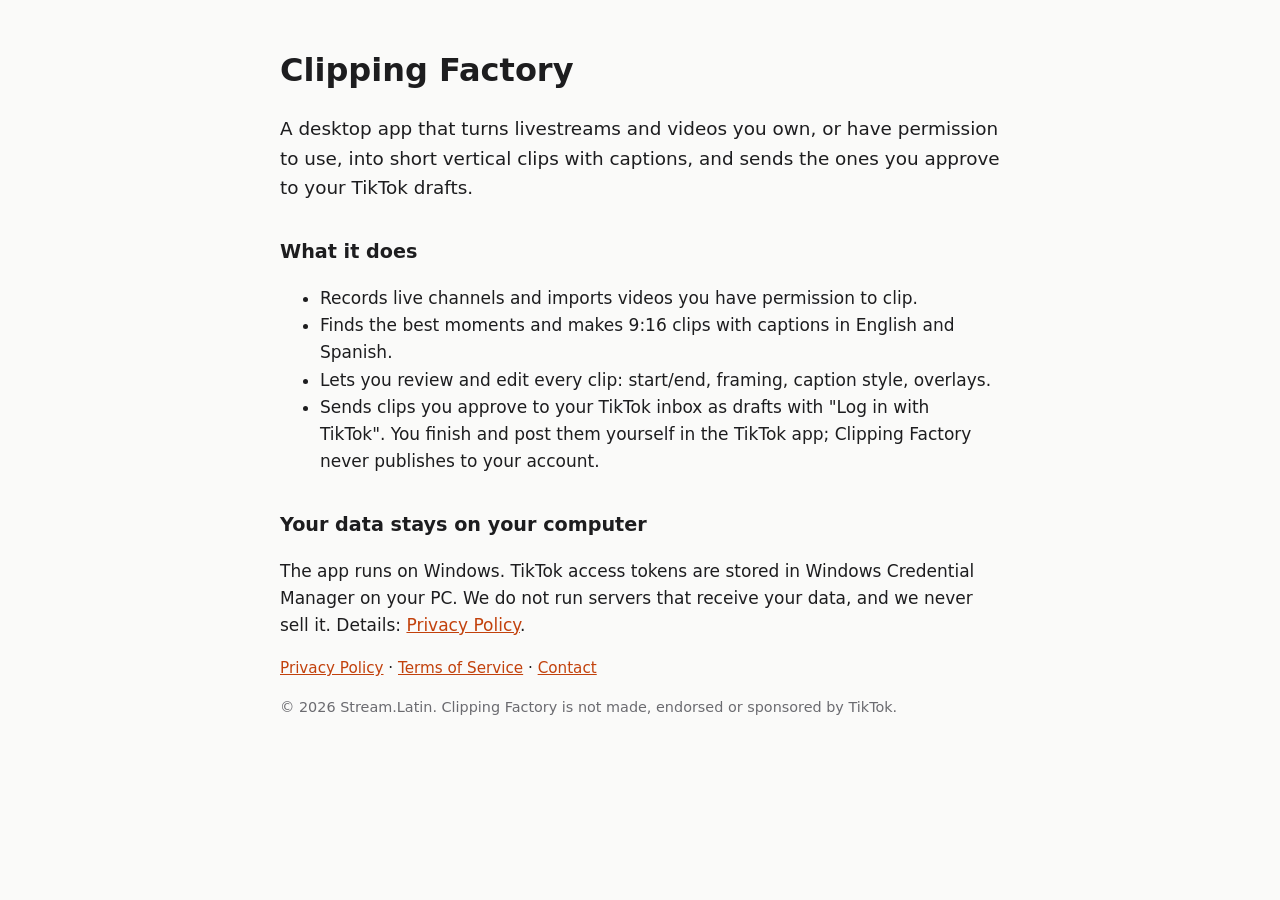
<file: index.html>
<!doctype html>
<html lang="en">
<head>
<meta charset="utf-8">
<meta name="viewport" content="width=device-width, initial-scale=1">
<title>Clipping Factory</title>
<!-- TikTok URL verification: paste the meta tag TikTok gives you on the next line (Manage URL properties). -->
<link rel="stylesheet" href="style.css">
</head>
<body>
<main>
<h1>Clipping Factory</h1>
<p class="lead">A desktop app that turns livestreams and videos you own, or have permission to use, into
short vertical clips with captions, and sends the ones you approve to your TikTok drafts.</p>

<h2>What it does</h2>
<ul>
<li>Records live channels and imports videos you have permission to clip.</li>
<li>Finds the best moments and makes 9:16 clips with captions in English and Spanish.</li>
<li>Lets you review and edit every clip: start/end, framing, caption style, overlays.</li>
<li>Sends clips you approve to your TikTok inbox as drafts with "Log in with TikTok". You finish and post
them yourself in the TikTok app; Clipping Factory never publishes to your account.</li>
</ul>

<h2>Your data stays on your computer</h2>
<p>The app runs on Windows. TikTok access tokens are stored in Windows Credential Manager on your PC. We do
not run servers that receive your data, and we never sell it. Details: <a href="privacy.html">Privacy
Policy</a>.</p>

<p class="nav"><a href="privacy.html">Privacy Policy</a> · <a href="terms.html">Terms of Service</a> ·
<a href="mailto:stream.latin26@gmail.com">Contact</a></p>
<p class="muted">© 2026 Stream.Latin. Clipping Factory is not made, endorsed or sponsored by TikTok.</p>
</main>
</body>
</html>
</file>
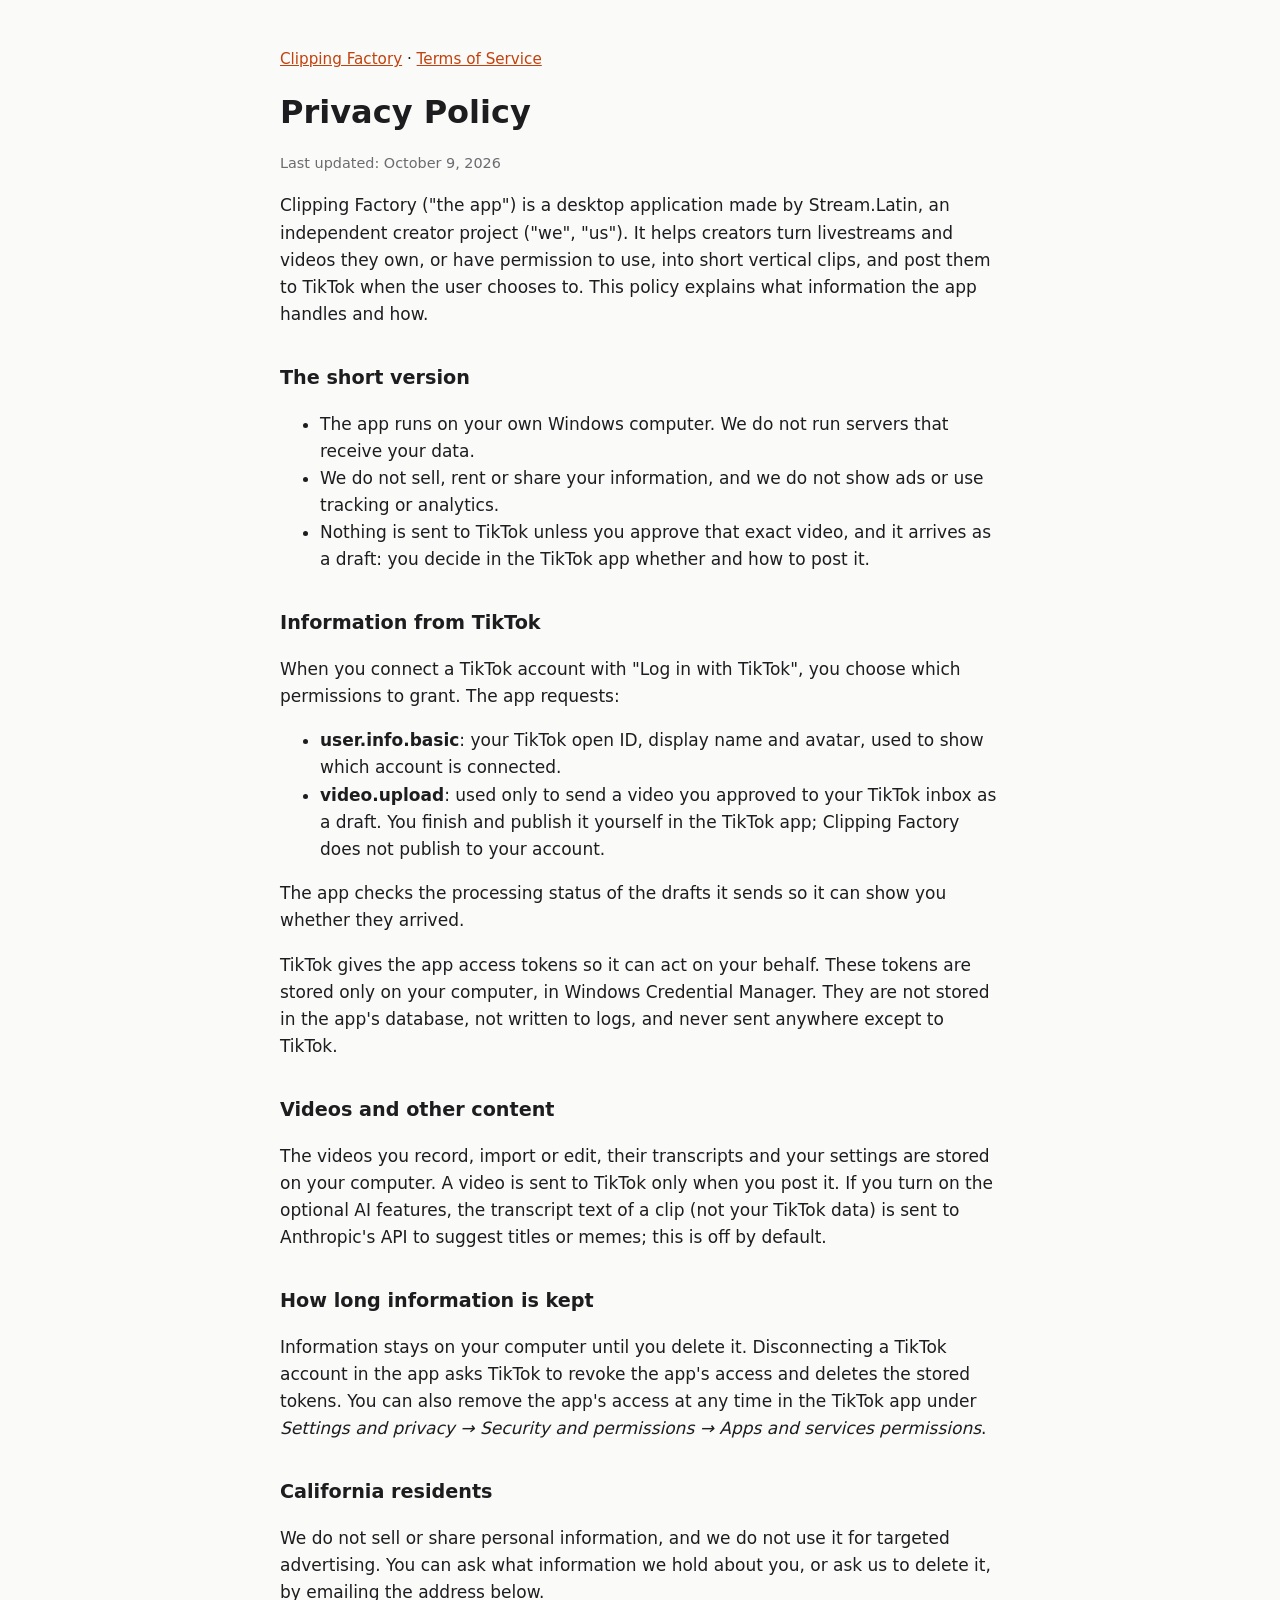
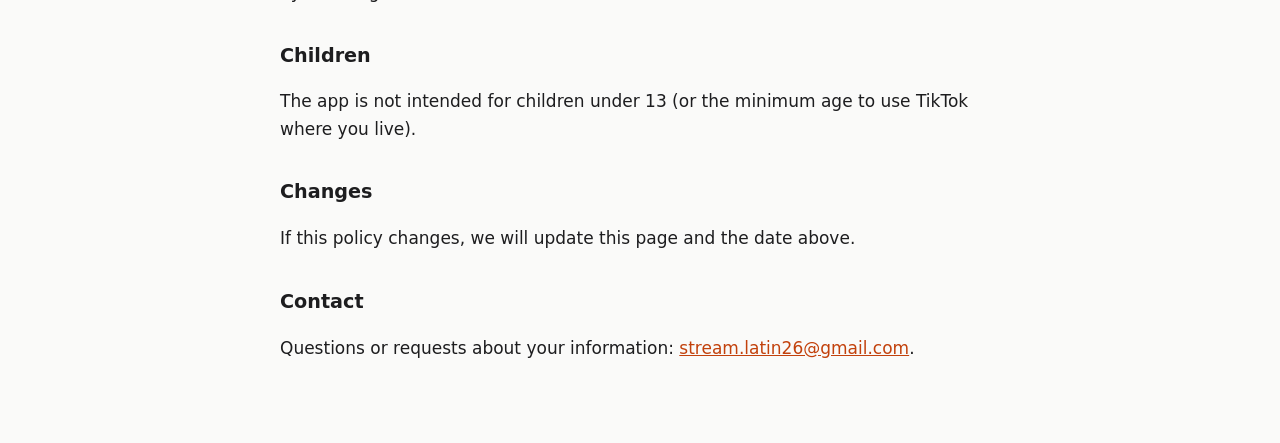
<file: privacy.html>
<!doctype html>
<html lang="en">
<head>
<meta charset="utf-8">
<meta name="viewport" content="width=device-width, initial-scale=1">
<title>Privacy Policy · Clipping Factory</title>
<link rel="stylesheet" href="style.css">
</head>
<body>
<main>
<p class="nav"><a href="index.html">Clipping Factory</a> · <a href="terms.html">Terms of Service</a></p>
<h1>Privacy Policy</h1>
<p class="muted">Last updated: October 9, 2026</p>

<p>Clipping Factory ("the app") is a desktop application made by Stream.Latin, an independent creator project ("we", "us"). It helps
creators turn livestreams and videos they own, or have permission to use, into short vertical clips, and
post them to TikTok when the user chooses to. This policy explains what information the app handles and
how.</p>

<h2>The short version</h2>
<ul>
<li>The app runs on your own Windows computer. We do not run servers that receive your data.</li>
<li>We do not sell, rent or share your information, and we do not show ads or use tracking or analytics.</li>
<li>Nothing is sent to TikTok unless you approve that exact video, and it arrives as a draft: you decide in the
TikTok app whether and how to post it.</li>
</ul>

<h2>Information from TikTok</h2>
<p>When you connect a TikTok account with "Log in with TikTok", you choose which permissions to grant. The
app requests:</p>
<ul>
<li><b>user.info.basic</b>: your TikTok open ID, display name and avatar, used to show which account is
connected.</li>
<li><b>video.upload</b>: used only to send a video you approved to your TikTok inbox as a draft. You finish
and publish it yourself in the TikTok app; Clipping Factory does not publish to your account.</li>
</ul>
<p>The app checks the processing status of the drafts it sends so it can show you whether they arrived.</p>
<p>TikTok gives the app access tokens so it can act on your behalf. These tokens are stored only on your
computer, in Windows Credential Manager. They are not stored in the app's database, not written to logs, and
never sent anywhere except to TikTok.</p>

<h2>Videos and other content</h2>
<p>The videos you record, import or edit, their transcripts and your settings are stored on your computer.
A video is sent to TikTok only when you post it. If you turn on the optional AI features, the transcript
text of a clip (not your TikTok data) is sent to Anthropic's API to suggest titles or memes; this is off by
default.</p>

<h2>How long information is kept</h2>
<p>Information stays on your computer until you delete it. Disconnecting a TikTok account in the app asks
TikTok to revoke the app's access and deletes the stored tokens. You can also remove the app's access at any time in the TikTok app under
<i>Settings and privacy → Security and permissions → Apps and services permissions</i>.</p>

<h2>California residents</h2>
<p>We do not sell or share personal information, and we do not use it for targeted advertising. You can ask
what information we hold about you, or ask us to delete it, by emailing the address below.</p>

<h2>Children</h2>
<p>The app is not intended for children under 13 (or the minimum age to use TikTok where you live).</p>

<h2>Changes</h2>
<p>If this policy changes, we will update this page and the date above.</p>

<h2>Contact</h2>
<p>Questions or requests about your information: <a href="mailto:stream.latin26@gmail.com">stream.latin26@gmail.com</a>.</p>
</main>
</body>
</html>
</file>
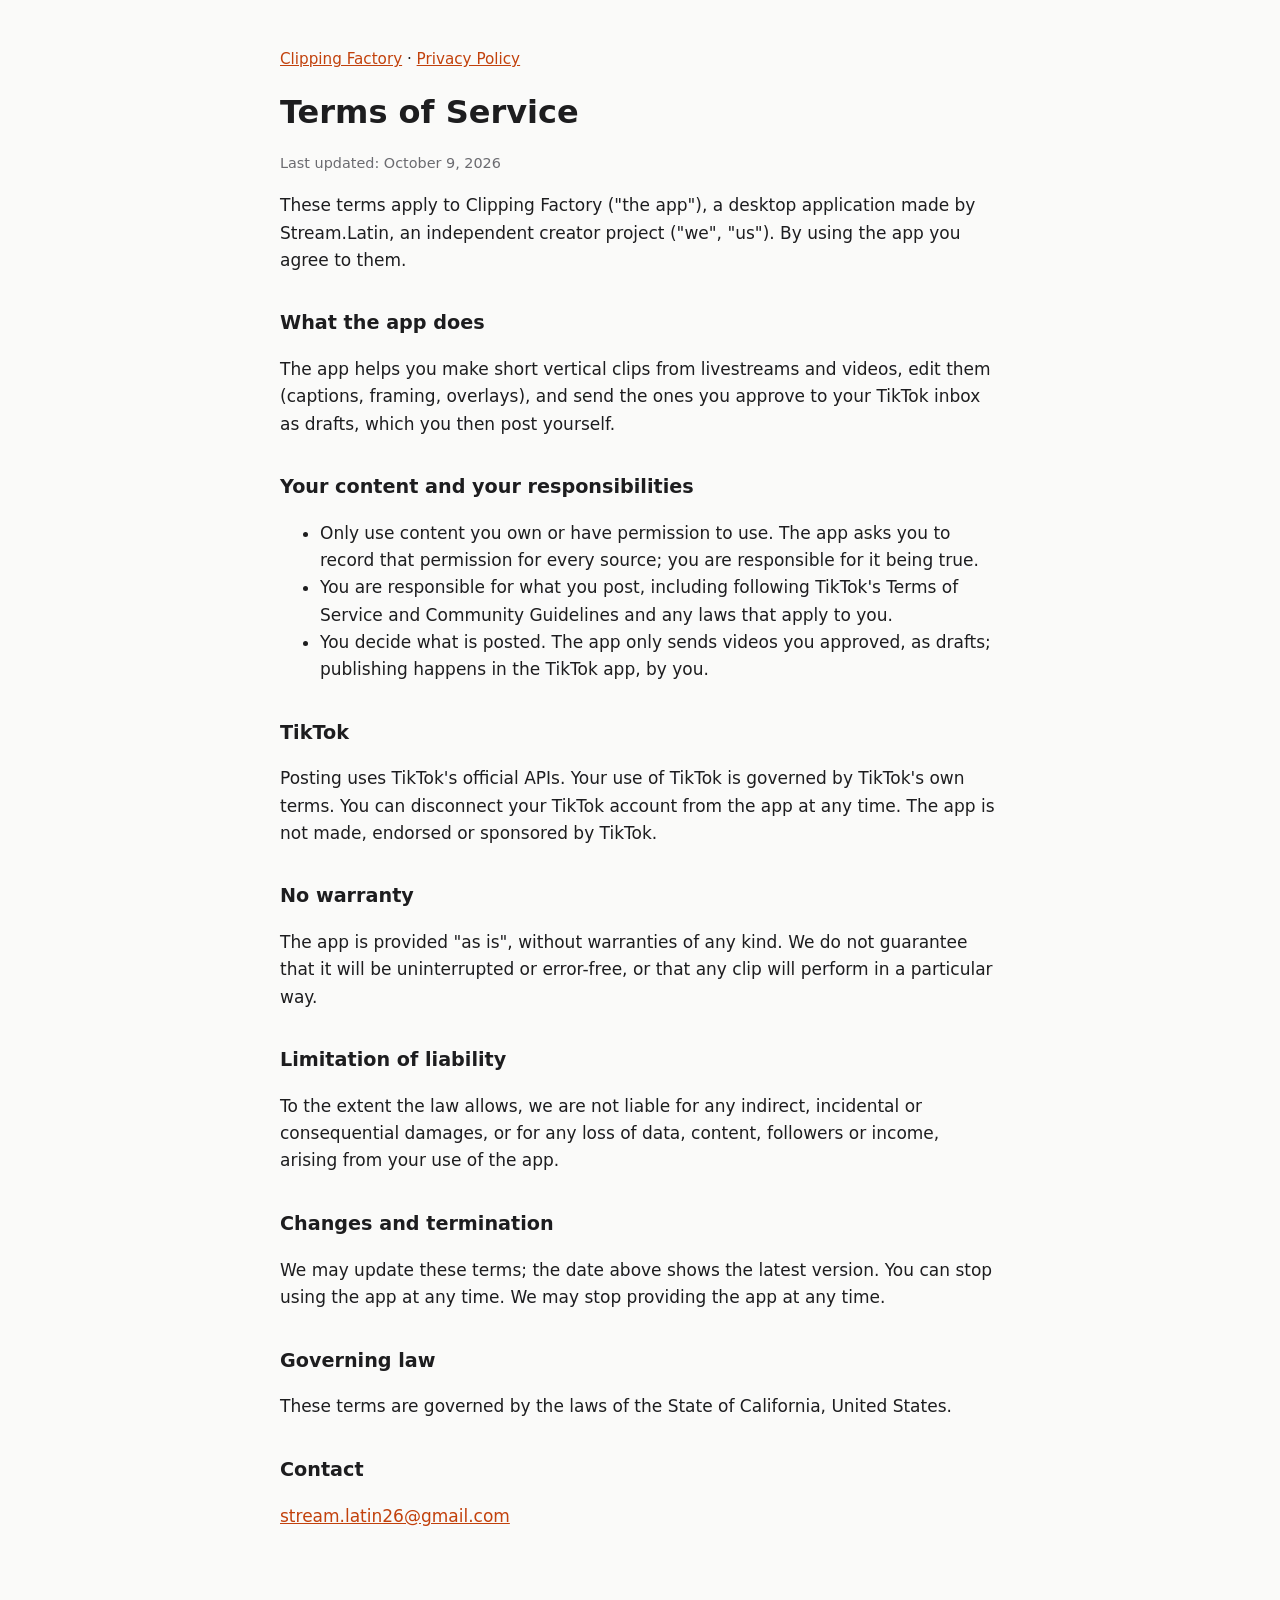
<file: terms.html>
<!doctype html>
<html lang="en">
<head>
<meta charset="utf-8">
<meta name="viewport" content="width=device-width, initial-scale=1">
<title>Terms of Service · Clipping Factory</title>
<link rel="stylesheet" href="style.css">
</head>
<body>
<main>
<p class="nav"><a href="index.html">Clipping Factory</a> · <a href="privacy.html">Privacy Policy</a></p>
<h1>Terms of Service</h1>
<p class="muted">Last updated: October 9, 2026</p>

<p>These terms apply to Clipping Factory ("the app"), a desktop application made by Stream.Latin, an independent creator project
("we", "us"). By using the app you agree to them.</p>

<h2>What the app does</h2>
<p>The app helps you make short vertical clips from livestreams and videos, edit them (captions, framing,
overlays), and send the ones you approve to your TikTok inbox as drafts, which you then post yourself.</p>

<h2>Your content and your responsibilities</h2>
<ul>
<li>Only use content you own or have permission to use. The app asks you to record that permission for every
source; you are responsible for it being true.</li>
<li>You are responsible for what you post, including following TikTok's Terms of Service and Community
Guidelines and any laws that apply to you.</li>
<li>You decide what is posted. The app only sends videos you approved, as drafts; publishing happens in the
TikTok app, by you.</li>
</ul>

<h2>TikTok</h2>
<p>Posting uses TikTok's official APIs. Your use of TikTok is governed by TikTok's own terms. You can
disconnect your TikTok account from the app at any time. The app is not made, endorsed or sponsored by
TikTok.</p>

<h2>No warranty</h2>
<p>The app is provided "as is", without warranties of any kind. We do not guarantee that it will be
uninterrupted or error-free, or that any clip will perform in a particular way.</p>

<h2>Limitation of liability</h2>
<p>To the extent the law allows, we are not liable for any indirect, incidental or consequential damages, or
for any loss of data, content, followers or income, arising from your use of the app.</p>

<h2>Changes and termination</h2>
<p>We may update these terms; the date above shows the latest version. You can stop using the app at any
time. We may stop providing the app at any time.</p>

<h2>Governing law</h2>
<p>These terms are governed by the laws of the State of California, United States.</p>

<h2>Contact</h2>
<p><a href="mailto:stream.latin26@gmail.com">stream.latin26@gmail.com</a></p>
</main>
</body>
</html>
</file>
<file: style.css>
:root { color-scheme: light dark; --fg: #1d1d1f; --bg: #fafaf9; --muted: #6b6b70; --link: #c2410c; }
@media (prefers-color-scheme: dark) { :root { --fg: #ececec; --bg: #141414; --muted: #a1a1a6; --link: #fb923c; } }
body { margin: 0; background: var(--bg); color: var(--fg); font: 17px/1.6 system-ui, -apple-system, "Segoe UI", sans-serif; }
main { max-width: 720px; margin: 0 auto; padding: 32px 16px 64px; }
h1 { font-size: 2rem; margin: 0.4em 0; }
h2 { font-size: 1.2rem; margin-top: 1.8em; }
a { color: var(--link); }
.lead { font-size: 1.15rem; }
.muted { color: var(--muted); font-size: 0.9rem; }
.nav { font-size: 0.95rem; }
</file>
